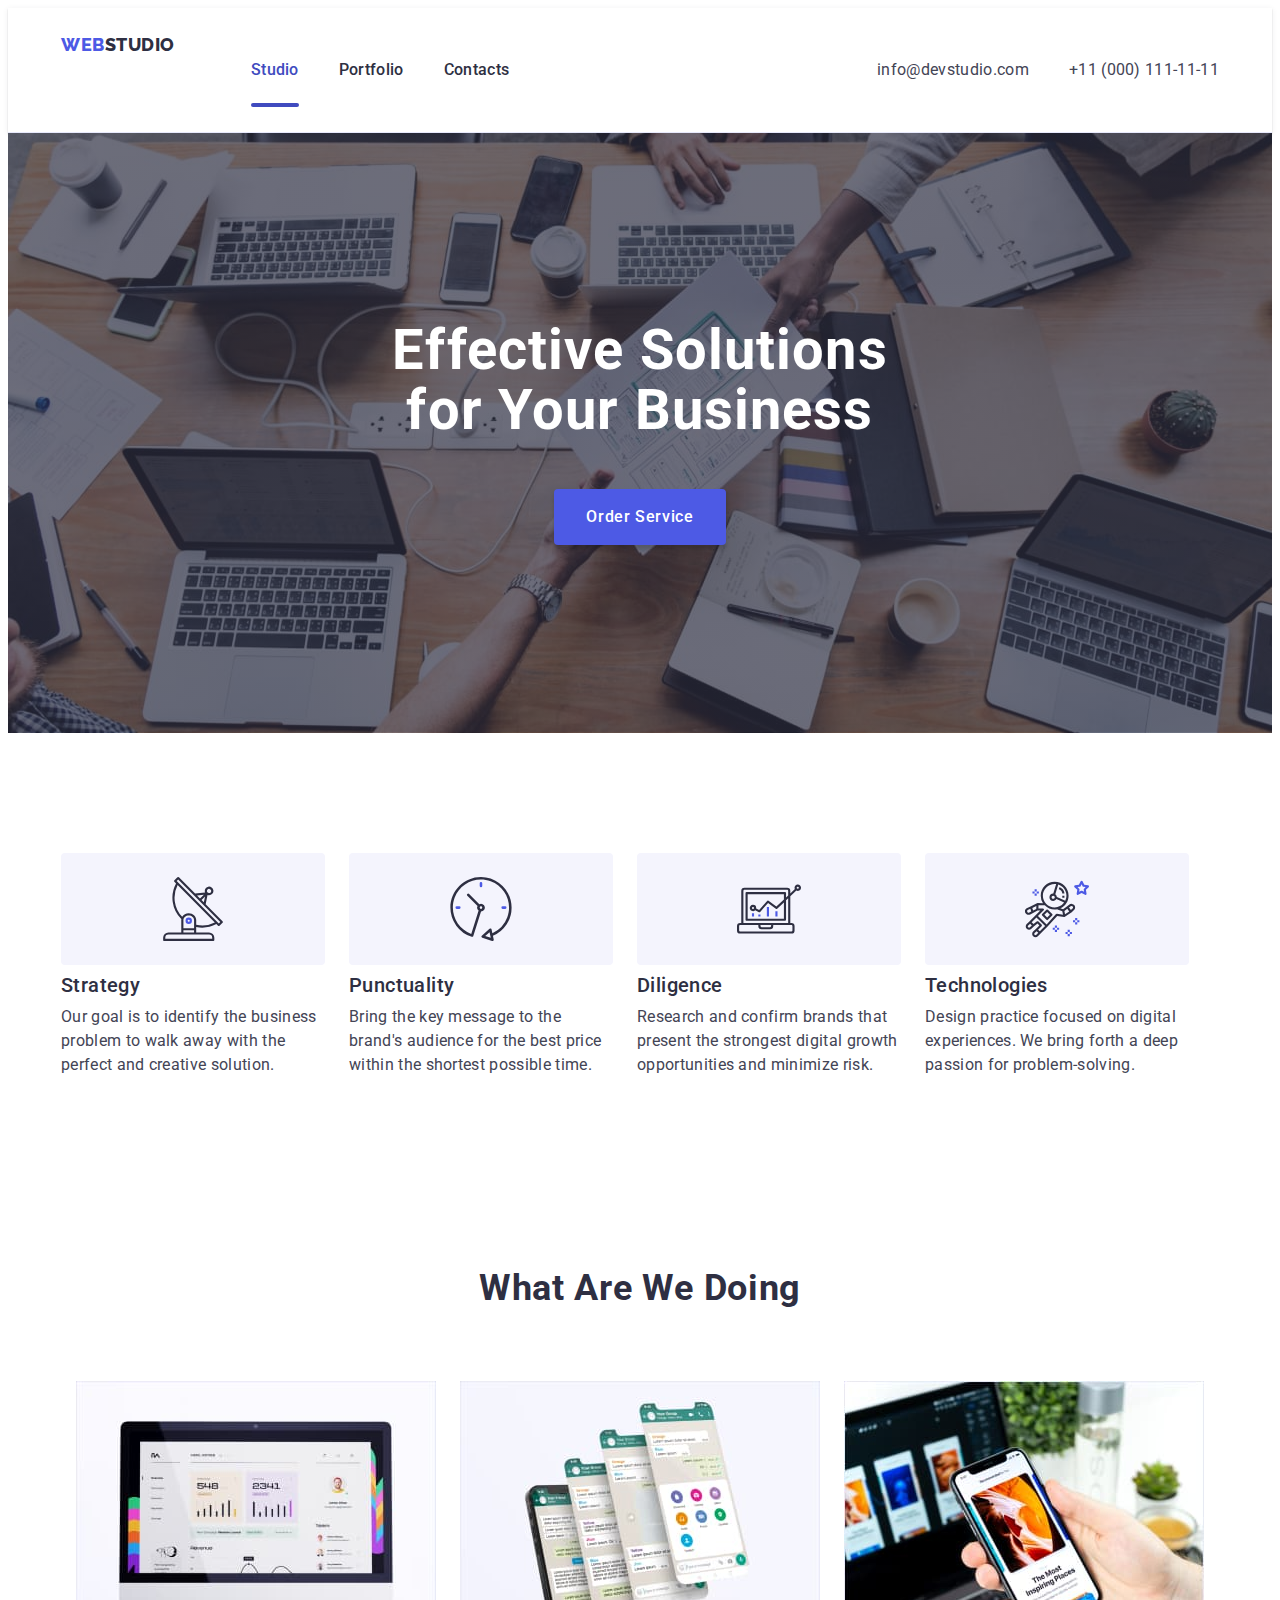
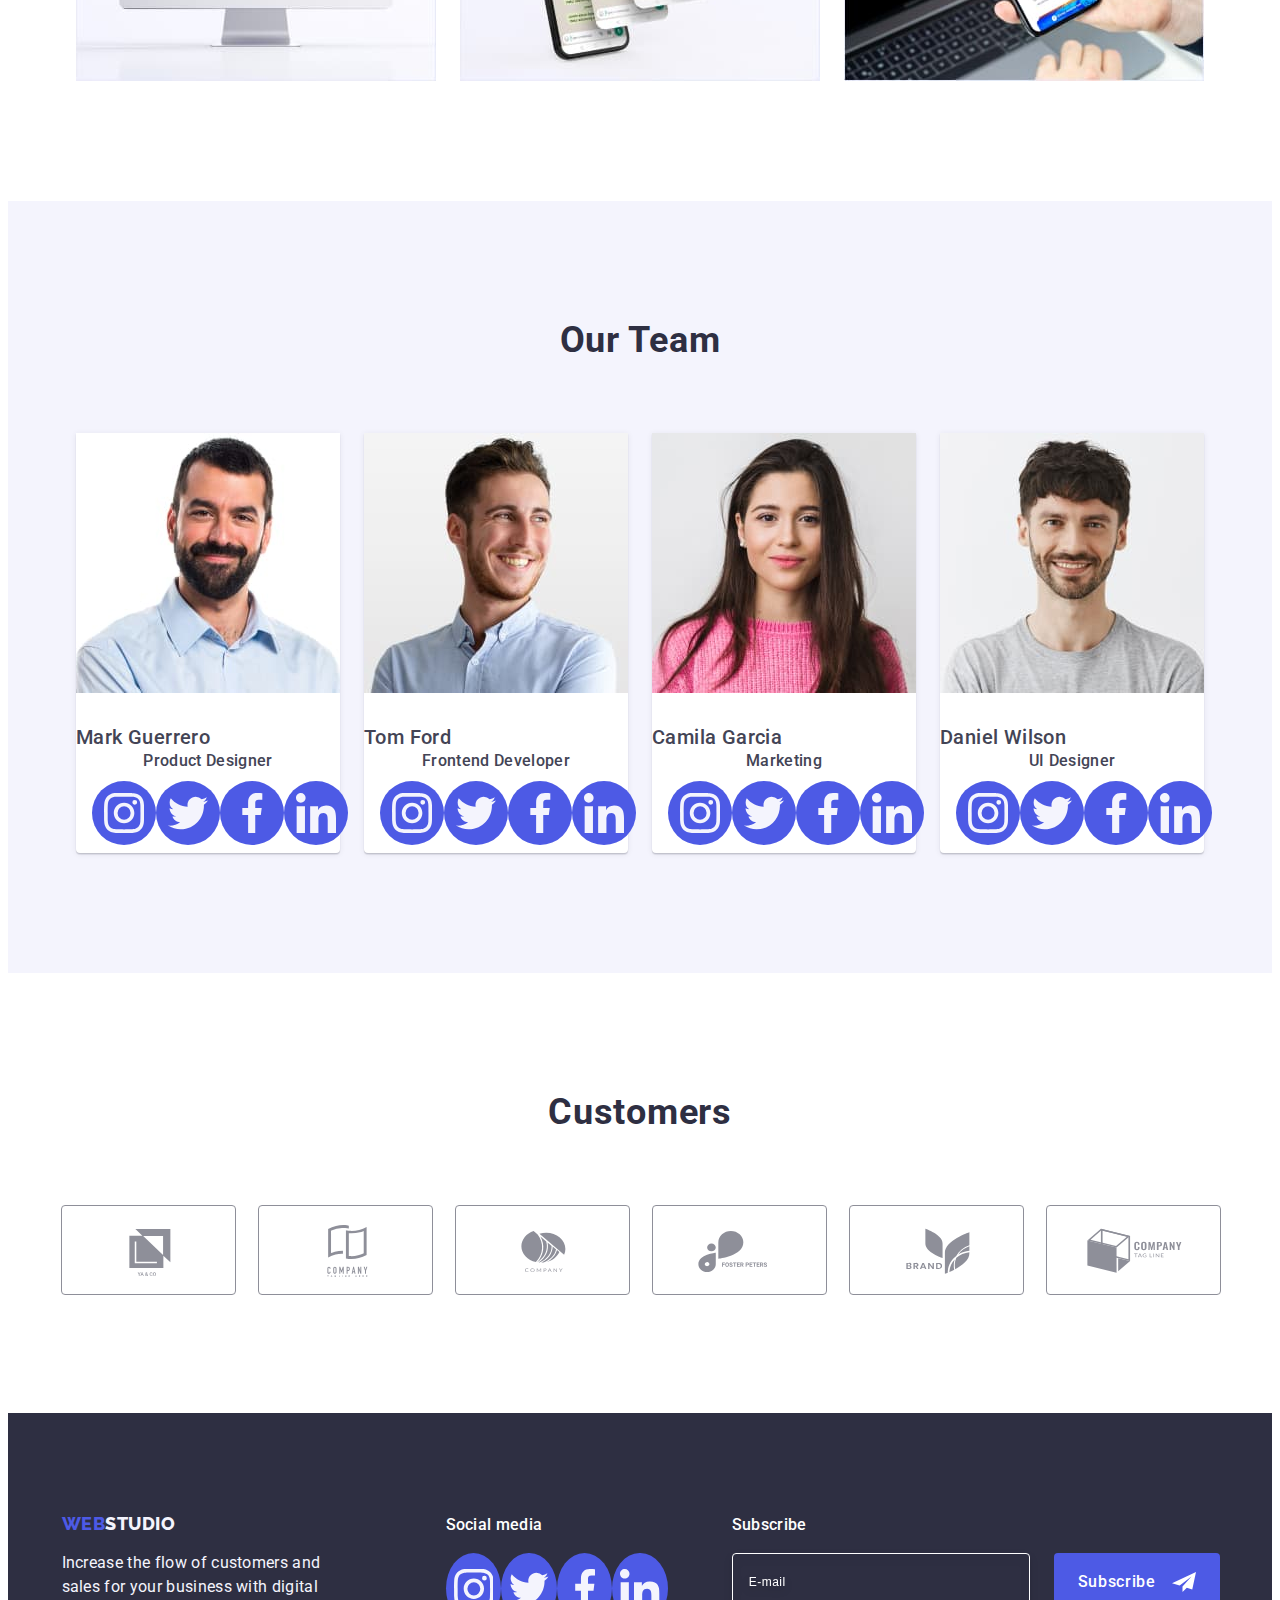
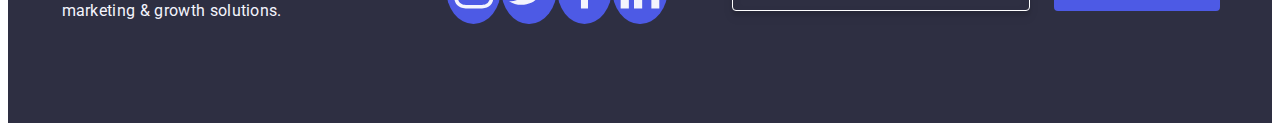
<file: index.html>
<!DOCTYPE html>
<html lang="en">
	<head>
		<meta charset="UTF-8" />
		<meta name="viewport" content="width=device-width, initial-scale=1.0" />
		<title>Studio</title>
		<link rel="preconnect" href="https://fonts.googleapis.com " />
		<link rel="preconnect" href="https://fonts.gstatic.com " crossorigin />
		<link
			href="https://fonts.googleapis.com/css2?family=Raleway:wght@800&family=Roboto:wght@400;500;700&display=swap "
			rel="stylesheet"
		/>
		<link
			rel="stylesheet"
			href="https://cdnjs.cloudflare.com/ajax/libs/modern-normalize/2.0.0/modern-normalize.min.css"
			integrity="sha512-4xo8blKMVCiXpTaLzQSLSw3KFOVPWhm/TRtuPVc4WG6kUgjH6J03IBuG7JZPkcWMxJ5huwaBpOpnwYElP/m6wg=="
			crossorigin="anonymous"
			referrerpolicy="no-referrer"
		/>
		<link rel="stylesheet" href="./css/styles.css" />
		<link rel="stylesheet" href="./css/media.css" />
	</head>
	<body>
		<header class="header">
			<div class="container header-position">
				<nav class="header-position">
					<a href="./index.html" class="link logo logo-header"
						>Web<span class="logo-first">Studio</span></a
					>
					<ul class="list">
						<li class="header-link-mg">
							<a
								href="./index.html"
								class="link header-link current"
								>Studio</a
							>
						</li>
						<li class="header-link-mg">
							<a href="./portfolio.html" class="link header-link"
								>Portfolio</a
							>
						</li>
						<li class="header-link-mg">
							<a href="" class="link header-link">Contacts</a>
						</li>
					</ul>
				</nav>
				<address class="contacts">
					<ul class="list">
						<li class="header-link-mt">
							<a
								href="mailto:info@devstudio.com"
								class="link header-link header-address"
								>info@devstudio.com</a
							>
						</li>
						<li class="header-link-mt">
							<a
								href="tel:+110001111111"
								class="link header-link header-address"
								>+11 (000) 111-11-11</a
							>
						</li>
					</ul>
				</address>
				<button
					class="btn-open"
					data-menu-open
					type="button"
					title="Open Menu"
				>
					<svg xmlns="http://www.w3.org/2000/svg" width="32" height="22" viewBox="0 0 32 22" fill="none">
  <g clip-path="url(#clip0_297053_2156)">
    <path d="M1.34766 20.0431H30.8861M1.34766 10.7354H30.8861M1.34766 1.42773H30.8861" stroke="#2E2F42" stroke-width="3" stroke-linecap="round" stroke-linejoin="round"/>
  </g>
  <defs>
    <clipPath id="clip0_297053_2156">
      <rect width="32" height="22" fill="white"/>
    </clipPath>
  </defs>
</svg>
				</button>
			</div>
			<div data-menu class="mob-menu is-hidden">
				<button
					class="close-btn"
					data-menu-close
					type="button"
					title="Close Menu"
				>
					<svg width="8" height="8" class="close">
						<use href="./images/icons.svg#close"></use>
					</svg>
				</button>
				<ul class="list list-mob-nav">
					<li class="header-link-mob">
						<a
							href="./index.html"
							class="link header-link-mob current"
							>Studio</a
						>
					</li>
					<li class="header-link-mob">
						<a href="./portfolio.html" class="link header-link-mob"
							>Portfolio</a
						>
					</li>
					<li class="header-link-mob">
						<a href="" class="link header-link-mob">Contacts</a>
					</li>
				</ul>
				<address class="contacts-mob">
					<ul class="list header-contacts-mob">
						<li>
							<a
								href="mailto:info@devstudio.com"
								class="link header-mob-mail"
								>info@devstudio.com</a
							>
						</li>
						<li>
							<a
								href="tel:+110001111111"
								class="link header-link-mobile current"
								>+11 (000) 111-11-11</a
							>
						</li>
					</ul>
					<ul class="list social-list-header">
						<li class="footer-li">
							<a
								href="https://www.instagram.com/"
								class="social-bc-footer"
							>
								<svg class="social-link" width="24" height="24">
									<use
										href="./images/icons.svg#icon-instagram"
									></use>
								</svg>
							</a>
						</li>
						<li class="footer-li">
							<a href="" class="social-bc-footer">
								<svg class="social-link" width="24" height="24">
									<use
										href="./images/icons.svg#icon-twitter"
									></use>
								</svg>
							</a>
						</li>
						<li class="footer-li">
							<a href="" class="social-bc-footer">
								<svg class="social-link" width="24" height="24">
									<use
										href="./images/icons.svg#icon-facebook"
									></use>
								</svg>
							</a>
						</li>
						<li class="footer-li">
							<a href="" class="social-bc-footer">
								<svg class="social-link" width="24" height="24">
									<use
										href="./images/icons.svg#icon-linkedin"
									></use>
								</svg>
							</a>
						</li>
					</ul>
				</address>
			</div>
		</header>
		<main>
			<section class="hero">
				<div class="container">
					<h1 class="hero-title">
						Effective Solutions for Your Business
					</h1>
					<button
						type="button"
						data-modal-open
						class="button button-main"
					>
						Order Service
					</button>
				</div>
			</section>
			<section class="advantages">
				<div class="container">
					<h2 class="visually-hidden">Advantages</h2>
					<ul class="list advantages-list">
						<li class="advantages-li">
							<div class="advantages-svg">
								<svg class="icon-adv" width="64" height="64">
									<use
										href="./images/icons.svg#icon-antenna"
									></use>
								</svg>
							</div>
							<h3 class="advantages-h">Strategy</h3>
							<p class="advantages-p">
								Our goal is to identify the business problem to
								walk away with the perfect and creative
								solution.
							</p>
						</li>
						<li class="advantages-li">
							<div class="advantages-svg">
								<svg class="icon-adv" width="64" height="64">
									<use
										href="./images/icons.svg#icon-clock"
									></use>
								</svg>
							</div>
							<h3 class="advantages-h">Punctuality</h3>
							<p class="advantages-p">
								Bring the key message to the brand's audience
								for the best price within the shortest possible
								time.
							</p>
						</li>
						<li class="advantages-li">
							<div class="advantages-svg">
								<svg class="icon-adv" width="64" height="64">
									<use
										href="./images/icons.svg#icon-diagram"
									></use>
								</svg>
							</div>
							<h3 class="advantages-h">Diligence</h3>
							<p class="advantages-p">
								Research and confirm brands that present the
								strongest digital growth opportunities and
								minimize risk.
							</p>
						</li>
						<li class="advantages-li">
							<div class="advantages-svg">
								<svg class="icon-adv" width="64" height="64">
									<use
										href="./images/icons.svg#icon-astronaut"
									></use>
								</svg>
							</div>
							<h3 class="advantages-h">Technologies</h3>
							<p class="advantages-p">
								Design practice focused on digital experiences.
								We bring forth a deep passion for
								problem-solving.
							</p>
						</li>
					</ul>
				</div>
			</section>
			<section class="doing">
				<div class="container">
					<h2 class="title">What are we doing</h2>
					<ul class="list">
						<li class="list-doing">
							<img srcset="
								./images/img1.jpg 1x,
								./images/img1@2x.jpg 2x"
								src="./images/img1.jpg" alt="Computer"
								width="360"/>
						</li>
						<li class="list-doing">
							<img srcset="
								./images/img2.jpg 1x,
								./images/img2@2x.jpg 2x"
								src="./images/img2.jpg" alt="Smartphone"
								width="360"/>
						</li>
						<li class="list-doing">
							<img srcset="
								./images/img3.jpg 1x,
								./images/img3@2x.jpg 2x" 
								src="./images/img3.jpg" alt="Smartphone in hand" 
								width="360"/>
						</li>
					</ul>
				</div>
			</section>
			<section class="team">
				<div class="container team-container">
					<h2 class="title">Our Team</h2>
					<ul class="list list-team">
						<li class="team-card">
							<img
								srcset="
									./images/person1.jpg    1x,
									./images/person1@2x.jpg 2x
								"
								src="./images/person1.jpg"
								alt="Mark Guerrero"
								width="264"
							/>
							<div class="team-information">
								<h3 class="team-name">Mark Guerrero</h3>
								<p class="team-front">Product Designer</p>
								<ul class="list social-list">
									<li class="social-li">
										<a
											href="https://www.instagram.com/"
											class="social-bc"
										>
											<svg
												class="social-link"
												width="16"
												height="16"
											>
												<use
													href="./images/icons.svg#icon-instagram"
												></use>
											</svg>
										</a>
									</li>
									<li class="social-li">
										<a
											href="https://www.twitter.com/"
											class="social-bc"
										>
											<svg
												class="social-link"
												width="16"
												height="16"
											>
												<use
													href="./images/icons.svg#icon-twitter"
												></use>
											</svg>
										</a>
									</li>
									<li class="social-li">
										<a
											href="https://www.facebook.com/"
											class="social-bc"
										>
											<svg
												class="social-link"
												width="16"
												height="16"
											>
												<use
													href="./images/icons.svg#icon-facebook"
												></use>
											</svg>
										</a>
									</li>
									<li class="social-li">
										<a
											href="https://www.linkedin.com/"
											class="social-bc"
										>
											<svg
												class="social-link"
												width="16"
												height="16"
											>
												<use
													href="./images/icons.svg#icon-linkedin"
												></use>
											</svg>
										</a>
									</li>
								</ul>
							</div>
						</li>
						<li class="team-card">
							<img
								srcset="
									./images/person2.jpg    1x,
									./images/person2@2x.jpg 2x
								"
								src="./images/person2.jpg"
								alt="Tom Ford"
								width="264"
							/>
							<div class="team-information">
								<h3 class="team-name">Tom Ford</h3>
								<p class="team-front">Frontend Developer</p>
								<ul class="list social-list">
									<li class="social-li">
										<a
											href="https://www.instagram.com/"
											class="social-bc"
										>
											<svg
												class="social-link"
												width="16"
												height="16"
											>
												<use
													href="./images/icons.svg#icon-instagram"
												></use>
											</svg>
										</a>
									</li>
									<li class="social-li">
										<a
											href="https://www.twitter.com/"
											class="social-bc"
										>
											<svg
												class="social-link"
												width="16"
												height="16"
											>
												<use
													href="./images/icons.svg#icon-twitter"
												></use>
											</svg>
										</a>
									</li>
									<li class="social-li">
										<a
											href="https://www.facebook.com/"
											class="social-bc"
										>
											<svg
												class="social-link"
												width="16"
												height="16"
											>
												<use
													href="./images/icons.svg#icon-facebook"
												></use>
											</svg>
										</a>
									</li>
									<li class="social-li">
										<a
											href="https://www.linkedin.com/"
											class="social-bc"
										>
											<svg
												class="social-link"
												width="16"
												height="16"
											>
												<use
													href="./images/icons.svg#icon-linkedin"
												></use>
											</svg>
										</a>
									</li>
								</ul>
							</div>
						</li>
						<li class="team-card">
							<img
								srcset="
									./images/person3.jpg    1x,
									./images/person3@2x.jpg 2x
								"
								src="./images/person3.jpg"
								alt="Camila Garcia"
								width="264"
							/>
							<div class="team-information">
								<h3 class="team-name">Camila Garcia</h3>
								<p class="team-front">Marketing</p>
								<ul class="list social-list">
									<li class="social-li">
										<a
											href="https://www.instagram.com/"
											class="social-bc"
										>
											<svg
												class="social-link"
												width="16"
												height="16"
											>
												<use
													href="./images/icons.svg#icon-instagram"
												></use>
											</svg>
										</a>
									</li>
									<li class="social-li">
										<a
											href="https://www.twitter.com/"
											class="social-bc"
										>
											<svg
												class="social-link"
												width="16"
												height="16"
											>
												<use
													href="./images/icons.svg#icon-twitter"
												></use>
											</svg>
										</a>
									</li>
									<li class="social-li">
										<a
											href="https://www.facebook.com/"
											class="social-bc"
										>
											<svg
												class="social-link"
												width="16"
												height="16"
											>
												<use
													href="./images/icons.svg#icon-facebook"
												></use>
											</svg>
										</a>
									</li>
									<li class="social-li">
										<a
											href="https://www.linkedin.com/"
											class="social-bc"
										>
											<svg
												class="social-link"
												width="16"
												height="16"
											>
												<use
													href="./images/icons.svg#icon-linkedin"
												></use>
											</svg>
										</a>
									</li>
								</ul>
							</div>
						</li>
						<li class="team-card">
							<img
								srcset="
									./images/person4.jpg    1x,
									./images/person4@2x.jpg 2x
								"
								src="./images/person4.jpg"
								alt="Daniel Wilson"
								width="264"
							/>
							<div class="team-information">
								<h3 class="team-name">Daniel Wilson</h3>
								<p class="team-front">UI Designer</p>
								<ul class="list social-list">
									<li class="social-li">
										<a
											href="https://www.instagram.com/"
											class="social-bc"
										>
											<svg
												class="social-link"
												width="16"
												height="16"
											>
												<use
													href="./images/icons.svg#icon-instagram"
												></use>
											</svg>
										</a>
									</li>
									<li class="social-li">
										<a
											href="https://www.twitter.com/"
											class="social-bc"
										>
											<svg
												class="social-link"
												width="16"
												height="16"
											>
												<use
													href="./images/icons.svg#icon-twitter"
												></use>
											</svg>
										</a>
									</li>
									<li class="social-li">
										<a
											href="https://www.facebook.com/"
											class="social-bc"
										>
											<svg
												class="social-link"
												width="16"
												height="16"
											>
												<use
													href="./images/icons.svg#icon-facebook"
												></use>
											</svg>
										</a>
									</li>
									<li class="social-li">
										<a
											href="https://www.linkedin.com/"
											class="social-bc"
										>
											<svg
												class="social-link"
												width="16"
												height="16"
											>
												<use
													href="./images/icons.svg#icon-linkedin"
												></use>
											</svg>
										</a>
									</li>
								</ul>
							</div>
						</li>
					</ul>
				</div>
			</section>
			<section class="customers">
				<div class="container">
					<h2 class="title">Customers</h2>
					<ul class="list customers-list">
						<li class="customers-li">
							<a href="" class="customers-logo"
								><svg class="icon-logo" width="104" height="56">
									<use
										href="./images/icons.svg#icon-Logo1"
									></use></svg></a>
						</li>
						<li class="customers-li">
							<a href="" class="customers-logo"
								><svg class="icon-logo" width="104" height="56">
									<use
										href="./images/icons.svg#icon-Logo2"
									></use></svg></a>
						</li>
						<li class="customers-li">
							<a href="" class="customers-logo"
								><svg class="icon-logo" width="104" height="56">
									<use
										href="./images/icons.svg#icon-Logo3"
									></use></svg></a>
						</li>
						<li class="customers-li">
							<a href="" class="customers-logo"
								><svg class="icon-logo" width="104" height="56">
									<use
										href="./images/icons.svg#icon-Logo4"
									></use></svg></a>
						</li>
						<li class="customers-li">
							<a href="" class="customers-logo"
								><svg class="icon-logo" width="104" height="56">
									<use
										href="./images/icons.svg#icon-Logo5"
									></use></svg></a>
						</li>
						<li class="customers-li">
							<a href="" class="customers-logo"
								><svg class="icon-logo" width="104" height="56">
									<use
										href="./images/icons.svg#icon-Logo6"
									></use></svg></a>
						</li>
					</ul>
				</div>
			</section>
		</main>
		<footer class="footer">
			<div class="container footer-content">
				<div class="footer-info">
					<a href="./index.html" class="link logo logo-footer"
						>Web<span class="logo-second">Studio</span></a
					>
					<p class="footer-p">
						Increase the flow of customers and sales for your
						business with digital marketing & growth solutions.
					</p>
				</div>
				<div>
					<p class="sosial-title">Social media</p>
					<ul class="list social-list-footer">
						<li class="footer-li">
							<a
								href="https://www.instagram.com/"
								class="social-bc-footer"
							>
								<svg class="social-link" width="24" height="24">
									<use
										href="./images/icons.svg#icon-instagram"
									></use>
								</svg>
							</a>
						</li>
						<li class="footer-li">
							<a href="" class="social-bc-footer">
								<svg class="social-link" width="24" height="24">
									<use
										href="./images/icons.svg#icon-twitter"
									></use>
								</svg>
							</a>
						</li>
						<li class="footer-li">
							<a href="" class="social-bc-footer">
								<svg class="social-link" width="24" height="24">
									<use
										href="./images/icons.svg#icon-facebook"
									></use>
								</svg>
							</a>
						</li>
						<li class="footer-li">
							<a href="" class="social-bc-footer">
								<svg class="social-link" width="24" height="24">
									<use
										href="./images/icons.svg#icon-linkedin"
									></use>
								</svg>
							</a>
						</li>
					</ul>
				</div>
				<div class="footer-form">
					<p class="footer-warning">Subscribe</p>
					<form action="./" class="subscribe">
						<label for="email" class="label-footer">
							<input
								class="input-footer"
								type="email"
								name="email"
								id="email"
								placeholder="E-mail"
							/>
						</label>
						<button type="submit" class="button submit-footer">
							Subscribe
							<svg width="24" height="24" class="telegram">
								<use
									href="./images/icons.svg#icon-telegram"
								></use>
							</svg>
						</button>
					</form>
				</div>
			</div>
		</footer>
		<div data-modal class="data-modal is-hidden">
			<div class="modal-window">
				<button class="btn-modal" data-modal-close type="button">
					<svg width="8" height="8" class="close">
						<use href="./images/icons.svg#close"></use>
					</svg>
				</button>
				<p class="form-p">
					<strong
						>Leave your contacts and we will call you back</strong
					>
				</p>
				<form action="/" class="modal-form">
					<div class="form-inputs">
						<label class="label" for="user-name">Name</label>
						<div class="form-input">
							<input
								class="input"
								type="text"
								name="user-name"
								id="user-name"
							/>
							<svg class="icons-form" width="18" height="24">
								<use
									href="./images/icons.svg#icon-person"
								></use>
							</svg>
						</div>
					</div>
					<div class="form-inputs">
						<label class="label" for="tel">Phone</label>
						<div class="form-input">
							<input
								class="input"
								type="tel"
								name="tel"
								id="tel"
							/>
							<svg class="icons-form" width="18" height="24">
								<use href="./images/icons.svg#icon-phone"></use>
							</svg>
						</div>
					</div>
					<div class="form-inputs">
						<label class="label" for="mail">Email</label>
						<div class="form-input">
							<input
								class="input"
								type="email"
								name="mail"
								id="mail"
							/>
							<svg class="icons-form" width="18" height="24">
								<use href="./images/icons.svg#icon-email"></use>
							</svg>
						</div>
					</div>
					<div class="form-comment">
						<label class="label" for="user-comment">Comment</label><textarea
							class="input-comment"
							name="user-comment"
							id="user-comment"
							placeholder="Text input"></textarea>
					</div>
					<div class="form-input-checkbox">
						<input
							class="visually-hidden"
							type="checkbox"
							name="user-privacy"
							id="user-privacy"
							value="true"
						/>
						<label class="privacy" for="user-privacy">
							<span class="custom-input-checkbox"
								><svg width="10" height="8">
									<use
										href="./images/icons.svg#icon-click"
									></use></svg></span
							>I accept the terms and conditions of the
							<a href="#" class="privacy-policy"
								>Privacy Policy</a
							>
						</label>
					</div>
					<button class="send-btn button" type="submit">Send</button>
				</form>
			</div>
		</div>
		<script src="./js/modal.js"></script>
		<script src="./js/mobile-menu.js"></script>
	</body>
</html>
</file>
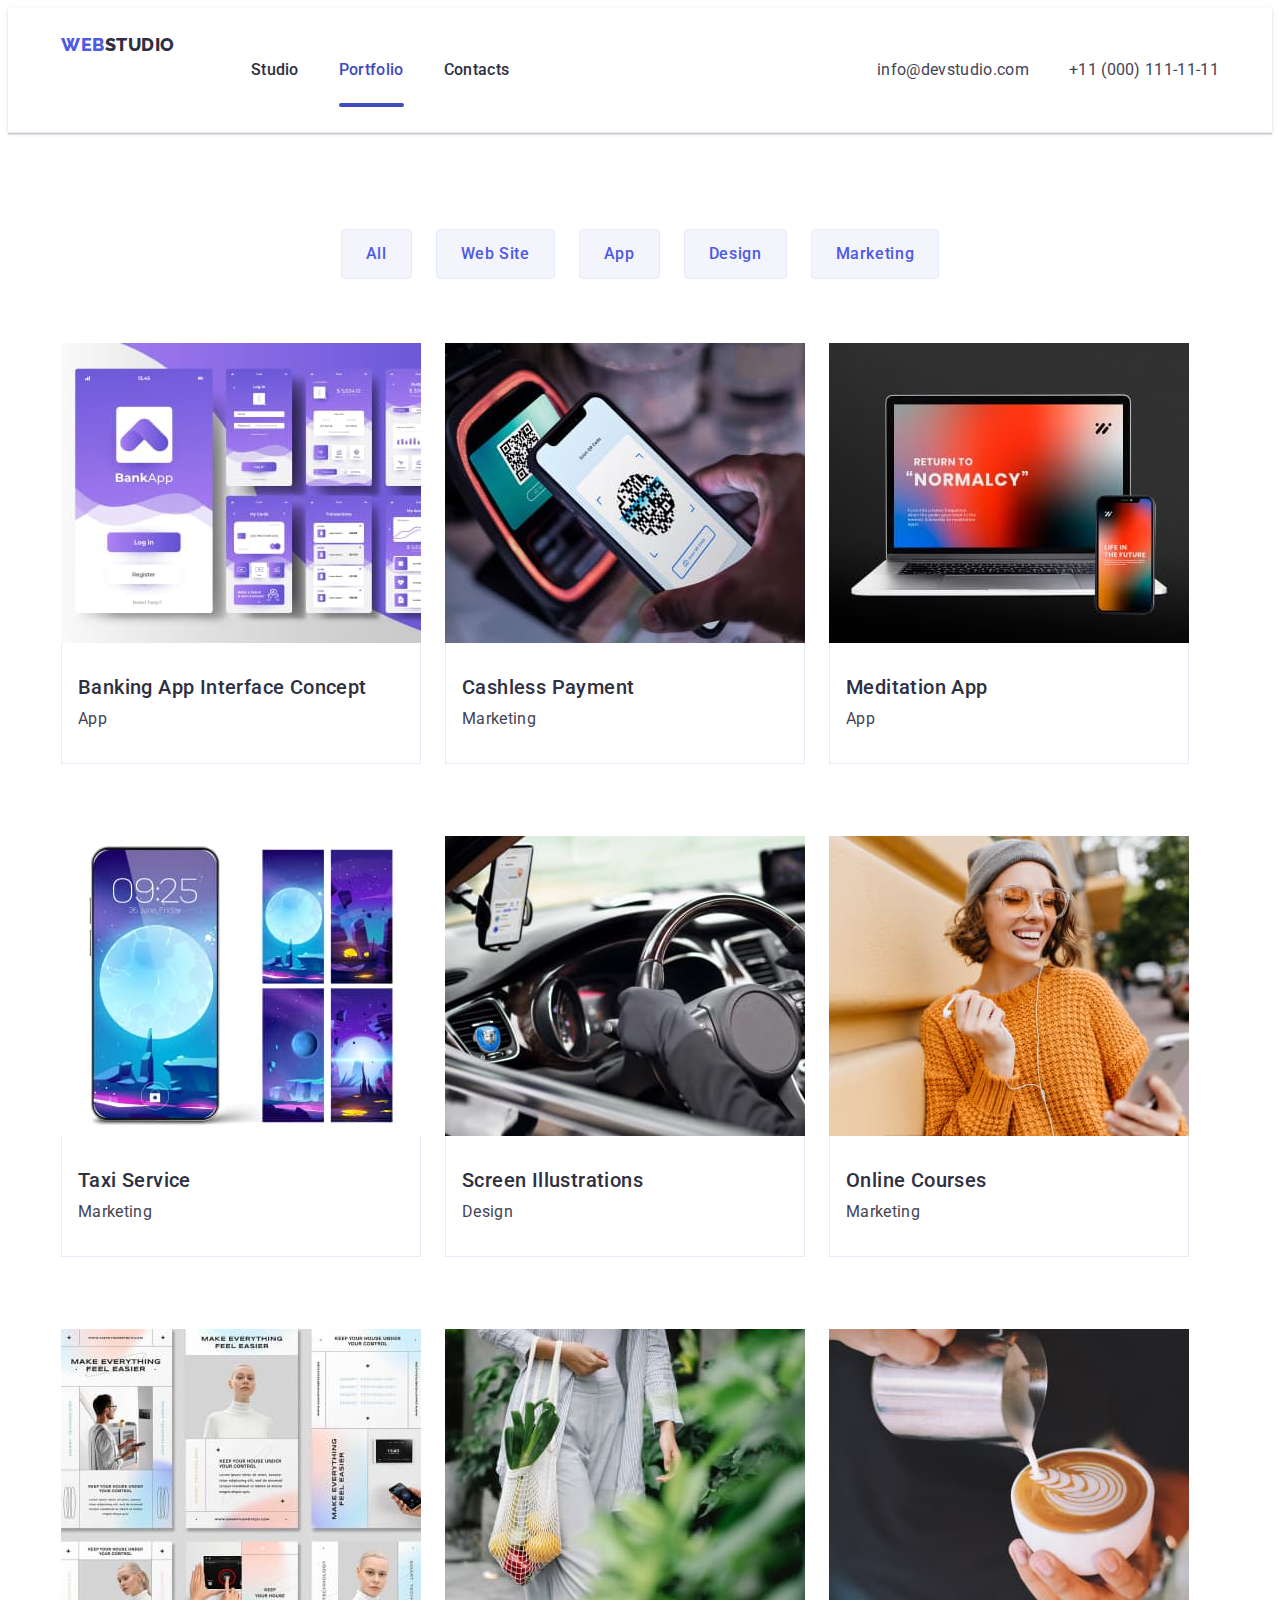
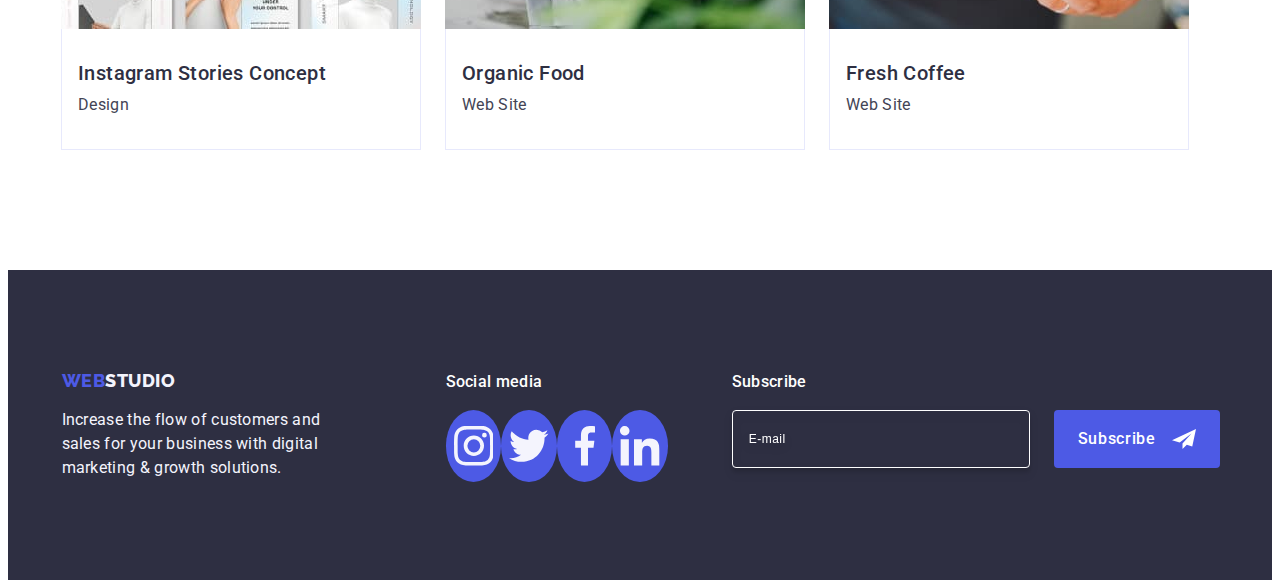
<file: portfolio.html>
<!DOCTYPE html>
<html lang="en">
<head>
    <meta charset="UTF-8">
    <meta name="viewport" content="width=device-width, initial-scale=1.0">
    <link rel="preconnect" href="https://fonts.googleapis.com ">
    <link rel="preconnect" href="https://fonts.gstatic.com " crossorigin>
    <link href="https://fonts.googleapis.com/css2?family=Raleway:wght@800&family=Roboto:wght@400;500;700&display=swap " rel="stylesheet">
    <title>Portfolio</title>
    <link rel="stylesheet" href="https://cdnjs.cloudflare.com/ajax/libs/modern-normalize/2.0.0/modern-normalize.min.css" integrity="sha512-4xo8blKMVCiXpTaLzQSLSw3KFOVPWhm/TRtuPVc4WG6kUgjH6J03IBuG7JZPkcWMxJ5huwaBpOpnwYElP/m6wg==" crossorigin="anonymous" referrerpolicy="no-referrer" />
    <link rel="stylesheet" href="./css/styles.css" />
    <link rel="stylesheet" href="./css/media.css" />
</head>
<body>
    <header class="header">
			<div class="container header-position">
				<nav class="header-position">
					<a href="./index.html" class="link logo logo-header"
						>Web<span class="logo-first">Studio</span></a
					>
					<ul class="list">
						<li class="header-link-mg">
							<a
								href="./index.html"
								class="link header-link"
								>Studio</a
							>
						</li>
						<li class="header-link-mg">
							<a href="./portfolio.html" class="link header-link current"
								>Portfolio</a
							>
						</li>
						<li class="header-link-mg">
							<a href="" class="link header-link">Contacts</a>
						</li>
					</ul>
				</nav>
				<address class="contacts">
					<ul class="list">
						<li class="header-link-mt">
							<a
								href="mailto:info@devstudio.com"
								class="link header-link header-address"
								>info@devstudio.com</a
							>
						</li>
						<li class="header-link-mt">
							<a
								href="tel:+110001111111"
								class="link header-link header-address"
								>+11 (000) 111-11-11</a
							>
						</li>
					</ul>
				</address>
				<button
					class="btn-open"
					data-menu-open
					type="button"
					title="Open Menu"
				>
					<svg xmlns="http://www.w3.org/2000/svg" width="32" height="22" viewBox="0 0 32 22" fill="none">
  <g clip-path="url(#clip0_297053_2156)">
    <path d="M1.34766 20.0431H30.8861M1.34766 10.7354H30.8861M1.34766 1.42773H30.8861" stroke="#2E2F42" stroke-width="3" stroke-linecap="round" stroke-linejoin="round"/>
  </g>
  <defs>
    <clipPath id="clip0_297053_2156">
      <rect width="32" height="22" fill="white"/>
    </clipPath>
  </defs>
</svg>
				</button>
			</div>
			<div data-menu class="mob-menu is-hidden">
				<button
					class="close-btn"
					data-menu-close
					type="button"
					title="Close Menu"
				>
					<svg width="8" height="8" class="close">
						<use href="./images/icons.svg#close"></use>
					</svg>
				</button>
				<ul class="list list-mob-nav">
					<li class="header-link-mob">
						<a
							href="./index.html"
							class="link header-link-mob"
							>Studio</a
						>
					</li>
					<li class="header-link-mob">
						<a href="./portfolio.html" class="link header-link-mob current"
							>Portfolio</a
						>
					</li>
					<li class="header-link-mob">
						<a href="" class="link header-link-mob">Contacts</a>
					</li>
				</ul>
				<address class="contacts-mob">
					<ul class="list header-contacts-mob">
						<li>
							<a
								href="mailto:info@devstudio.com"
								class="link header-mob-mail"
								>info@devstudio.com</a
							>
						</li>
						<li>
							<a
								href="tel:+110001111111"
								class="link header-link-mobile current"
								>+11 (000) 111-11-11</a
							>
						</li>
					</ul>
					<ul class="list social-list-header">
						<li class="footer-li">
							<a
								href="https://www.instagram.com/"
								class="social-bc-footer"
							>
								<svg class="social-link" width="24" height="24">
									<use
										href="./images/icons.svg#icon-instagram"
									></use>
								</svg>
							</a>
						</li>
						<li class="footer-li">
							<a href="" class="social-bc-footer">
								<svg class="social-link" width="24" height="24">
									<use
										href="./images/icons.svg#icon-twitter"
									></use>
								</svg>
							</a>
						</li>
						<li class="footer-li">
							<a href="" class="social-bc-footer">
								<svg class="social-link" width="24" height="24">
									<use
										href="./images/icons.svg#icon-facebook"
									></use>
								</svg>
							</a>
						</li>
						<li class="footer-li">
							<a href="" class="social-bc-footer">
								<svg class="social-link" width="24" height="24">
									<use
										href="./images/icons.svg#icon-linkedin"
									></use>
								</svg>
							</a>
						</li>
					</ul>
				</address>
			</div>
		</header>
    <main>
        <section class="portfolio">
            <div class="container">
            <h1 class="visually-hidden">Portfolio</h1>
            <div class="button-container"><ul class="list portfolio-list">
                <li class="button-portfolio-li"><button type="button" class="button button-portfolio">All</button></li>
                <li class="button-portfolio-li"><button type="button" class="button button-portfolio">Web Site</button></li>
                <li class="button-portfolio-li"><button type="button" class="button button-portfolio">App</button></li>
                <li class="button-portfolio-li"><button type="button" class="button button-portfolio">Design</button></li>
                <li class="button-portfolio-li"><button type="button" class="button button-portfolio">Marketing</button></li>
            </ul></div>
            <ul class="list portfolio-list-card">
                <li class="portfolio-card">
                    <a href="" class="link portfolio-card-a">
                        <div class="position-card">
                            <picture>
                                <source
                                media="(min-width: 1158px)"
                                srcset="
                                ./images/content1_desktop.jpg 1x,
                                ./images/content1_desktop@2x.jpg 2x"
                                >
                                <source
                                media="(min-width: 768px)"
                                srcset="
                                ./images/content1_tablet.jpg 1x,
                                ./images/content1_tablet@2x.jpg 2x"
                                > 
                                <source 
                                media="(min-width: 320px)"
                                srcset="
                                ./images/content1_smartphone.jpg 1x,
                                ./images/content1_smartphone@2x.jpg 2x"
                                >
                                <img 
                                src="./images/content1.jpg" 
                                alt="Forms" 
                                >
                            </picture>
                        <p class="overlay">14 Stylish and User-Friendly App Design Concepts · Task Manager App · Calorie Tracker App · Exotic Fruit Ecommerce App · Cloud Storage App</p>
                        </div>
                        <div class="card-portfolio-info"><h2 class="card-h">Banking App Interface Concept</h2>
                        <p class="card-p">App</p></div>
                    </a>
                </li>
                <li class="portfolio-card">
                    <a href="" class="link portfolio-card-a">
                        <div class="position-card">
                            <picture>
                                <source
                                media="(min-width: 1158px)"
                                srcset="
                                ./images/content2_desktop.jpg 1x,
                                ./images/content2_desktop@2x.jpg 2x"
                                >
                                <source
                                media="(min-width: 768px)"
                                srcset="
                                ./images/content2_tablet.jpg 1x,
                                ./images/content2_tablet@2x.jpg 2x"
                                > 
                                <source 
                                media="(min-width: 320px)"
                                srcset="
                                ./images/content2_smartphone.jpg 1x,
                                ./images/content2_smartphone@2x.jpg 2x"
                                >
                                <img 
                                src="./images/content2.jpg" 
                                alt="Smartfone" 
                                >
                            </picture>
                        <p class="overlay">14 Stylish and User-Friendly App Design Concepts · Task Manager App · Calorie Tracker App · Exotic Fruit Ecommerce App · Cloud Storage App</p>
                        </div>
                    <div class="card-portfolio-info"><h2 class="card-h">Cashless Payment</h2>
                        <p class="card-p">Marketing</p></div>
                    </a>
                </li>
                <li class="portfolio-card">
                    <a href="" class="link portfolio-card-a">
                        <div class="position-card">
                            <picture>
                                <source
                                media="(min-width: 1158px)"
                                srcset="
                                ./images/content3_desktop.jpg 1x,
                                ./images/content3_desktop@2x.jpg 2x"
                                >
                                <source
                                media="(min-width: 768px)"
                                srcset="
                                ./images/content3_tablet.jpg 1x,
                                ./images/content3_tablet@2x.jpg 2x"
                                > 
                                <source 
                                media="(min-width: 320px)"
                                srcset="
                                ./images/content3_smartphone.jpg 1x,
                                ./images/content3_smartphone@2x.jpg 2x"
                                >
                                <img 
                                src="./images/content3.jpg" 
                                alt="Computer" 
                                >
                            </picture>
                        <p class="overlay">14 Stylish and User-Friendly App Design Concepts · Task Manager App · Calorie Tracker App · Exotic Fruit Ecommerce App · Cloud Storage App</p>
                        </div>
                        <div class="card-portfolio-info"><h2 class="card-h">Meditation App</h2>
                        <p class="card-p">App</p></div>
                    </a>
                </li>
                <li class="portfolio-card">
                    <a href="" class="link portfolio-card-a">
                        <div class="position-card">
                            <picture>
                                <source
                                media="(min-width: 1158px)"
                                srcset="
                                ./images/content4_desktop.jpg 1x,
                                ./images/content4_desktop@2x.jpg 2x"
                                >
                                <source
                                media="(min-width: 768px)"
                                srcset="
                                ./images/content4_tablet.jpg 1x,
                                ./images/content4_tablet@2x.jpg 2x"
                                > 
                                <source 
                                media="(min-width: 320px)"
                                srcset="
                                ./images/content4_smartphone.jpg 1x,
                                ./images/content4_smartphone@2x.jpg 2x"
                                >
                                <img 
                                src="./images/content4.jpg" 
                                alt="Shortest Wheel" 
                                >
                            </picture>
                        <p class="overlay">14 Stylish and User-Friendly App Design Concepts · Task Manager App · Calorie Tracker App · Exotic Fruit Ecommerce App · Cloud Storage App</p>
                        </div>
                        <div class="card-portfolio-info"><h2 class="card-h">Taxi Service</h2>
                        <p class="card-p">Marketing</p></div>
                    </a>
                </li>
                <li class="portfolio-card">
                    <a href="" class="link portfolio-card-a">
                        <div class="position-card">
                            <picture>
                                <source
                                media="(min-width: 1158px)"
                                srcset="
                                ./images/content5_desktop.jpg 1x,
                                ./images/content5_desktop@2x.jpg 2x"
                                >
                                <source
                                media="(min-width: 768px)"
                                srcset="
                                ./images/content5_tablet.jpg 1x,
                                ./images/content5_tablet@2x.jpg 2x"
                                > 
                                <source 
                                media="(min-width: 320px)"
                                srcset="
                                ./images/content5_smartphone.jpg 1x,
                                ./images/content5_smartphone@2x.jpg 2x"
                                >
                                <img 
                                src="./images/content5.jpg" 
                                alt="Screen Illustrations" 
                                >
                            </picture>
                        <p class="overlay">14 Stylish and User-Friendly App Design Concepts · Task Manager App · Calorie Tracker App · Exotic Fruit Ecommerce App · Cloud Storage App</p>
                        </div>
                        <div class="card-portfolio-info"><h2 class="card-h">Screen Illustrations</h2>
                        <p class="card-p">Design</p></div>
                    </a>
                </li>
                <li class="portfolio-card">
                    <a href="" class="link portfolio-card-a">
                        <div class="position-card">
                            <picture>
                                <source
                                media="(min-width: 1158px)"
                                srcset="
                                ./images/content6_desktop.jpg 1x,
                                ./images/content6_desktop@2x.jpg 2x"
                                >
                                <source
                                media="(min-width: 768px)"
                                srcset="
                                ./images/content6_tablet.jpg 1x,
                                ./images/content6_tablet@2x.jpg 2x"
                                > 
                                <source 
                                media="(min-width: 320px)"
                                srcset="
                                ./images/content6_smartphone.jpg 1x,
                                ./images/content6_smartphone@2x.jpg 2x"
                                >
                                <img 
                                src="./images/content6.jpg" 
                                alt="Girl" 
                                >
                            </picture>
                        <p class="overlay">14 Stylish and User-Friendly App Design Concepts · Task Manager App · Calorie Tracker App · Exotic Fruit Ecommerce App · Cloud Storage App</p></div>
                        <div class="card-portfolio-info"><h2 class="card-h">Online Courses</h2>
                        <p class="card-p">Marketing</p></div>
                    </a>
                </li>
                <li class="portfolio-card">
                    <a href="" class="link portfolio-card-a">
                        <div class="position-card">
                            <picture>
                                <source
                                media="(min-width: 1158px)"
                                srcset="
                                ./images/content7_desktop.jpg 1x,
                                ./images/content7_desktop@2x.jpg 2x"
                                >
                                <source
                                media="(min-width: 768px)"
                                srcset="
                                ./images/content7_tablet.jpg 1x,
                                ./images/content7_tablet@2x.jpg 2x"
                                > 
                                <source 
                                media="(min-width: 320px)"
                                srcset="
                                ./images/content7_smartphone.jpg 1x,
                                ./images/content7_smartphone@2x.jpg 2x"
                                >
                                <img 
                                src="./images/content7.jpg" 
                                alt="Makets" 
                                >
                            </picture>
                        <p class="overlay">14 Stylish and User-Friendly App Design Concepts · Task Manager App · Calorie Tracker App · Exotic Fruit Ecommerce App · Cloud Storage App</p></div>
                        <div class="card-portfolio-info"><h2 class="card-h">Instagram Stories Concept</h2>
                        <p class="card-p">Design</p></div>
                    </a>
                </li>
                <li class="portfolio-card">
                    <a href="" class="link portfolio-card-a">
                        <div class="position-card">
                            <picture>
                                <source
                                media="(min-width: 1158px)"
                                srcset="
                                ./images/content8_desktop.jpg 1x,
                                ./images/content8_desktop@2x.jpg 2x"
                                >
                                <source
                                media="(min-width: 768px)"
                                srcset="
                                ./images/content8_tablet.jpg 1x,
                                ./images/content8_tablet@2x.jpg 2x"
                                > 
                                <source 
                                media="(min-width: 320px)"
                                srcset="
                                ./images/content8_smartphone.jpg 1x,
                                ./images/content8_smartphone@2x.jpg 2x"
                                >
                                <img 
                                src="./images/content8.jpg" 
                                alt="Food" 
                                >
                            </picture>
                        <p class="overlay">14 Stylish and User-Friendly App Design Concepts · Task Manager App · Calorie Tracker App · Exotic Fruit Ecommerce App · Cloud Storage App</p></div>
                        <div class="card-portfolio-info"><h2 class="card-h">Organic Food</h2>
                        <p class="card-p">Web Site</p></div>
                    </a>
                </li>
                <li class="portfolio-card">
                    <a href="" class="link portfolio-card-a">
                        <div class="position-card"><picture>
                                <source
                                media="(min-width: 1158px)"
                                srcset="
                                ./images/content9_desktop.jpg 1x,
                                ./images/content9_desktop@2x.jpg 2x"
                                >
                                <source
                                media="(min-width: 768px)"
                                srcset="
                                ./images/content9_tablet.jpg 1x,
                                ./images/content9_tablet@2x.jpg 2x"
                                > 
                                <source 
                                media="(min-width: 320px)"
                                srcset="
                                ./images/content9_smartphone.jpg 1x,
                                ./images/content9_smartphone@2x.jpg 2x"
                                >
                                <img 
                                src="./images/content9.jpg" 
                                alt="Coffee" 
                                >
                        <p class="overlay">14 Stylish and User-Friendly App Design Concepts · Task Manager App · Calorie Tracker App · Exotic Fruit Ecommerce App · Cloud Storage App</p></div>
                        <div class="card-portfolio-info"><h2 class="card-h">Fresh Coffee</h2>
                        <p class="card-p">Web Site</p></div>
                    </a>
                </li>
            </ul>
            </div>
        </section>
    </main>
  	<footer class="footer">
			<div class="container footer-content">
				<div class="footer-info">
					<a href="./index.html" class="link logo logo-footer"
						>Web<span class="logo-second">Studio</span></a
					>
					<p class="footer-p">
						Increase the flow of customers and sales for your
						business with digital marketing & growth solutions.
					</p>
				</div>
				<div>
					<p class="sosial-title">Social media</p>
					<ul class="list social-list-footer">
						<li class="footer-li">
							<a
								href="https://www.instagram.com/"
								class="social-bc-footer"
							>
								<svg class="social-link" width="24" height="24">
									<use
										href="./images/icons.svg#icon-instagram"
									></use>
								</svg>
							</a>
						</li>
						<li class="footer-li">
							<a href="" class="social-bc-footer">
								<svg class="social-link" width="24" height="24">
									<use
										href="./images/icons.svg#icon-twitter"
									></use>
								</svg>
							</a>
						</li>
						<li class="footer-li">
							<a href="" class="social-bc-footer">
								<svg class="social-link" width="24" height="24">
									<use
										href="./images/icons.svg#icon-facebook"
									></use>
								</svg>
							</a>
						</li>
						<li class="footer-li">
							<a href="" class="social-bc-footer">
								<svg class="social-link" width="24" height="24">
									<use
										href="./images/icons.svg#icon-linkedin"
									></use>
								</svg>
							</a>
						</li>
					</ul>
				</div>
				<div class="footer-form">
					<p class="footer-warning">Subscribe</p>
					<form action="./" class="subscribe">
						<label for="email" class="label-footer">
							<input
								class="input-footer"
								type="email"
								name="email"
								id="email"
								placeholder="E-mail"
							/>
						</label>
						<button type="submit" class="button submit-footer">
							Subscribe
							<svg width="24" height="24" class="telegram">
								<use
									href="./images/icons.svg#icon-telegram"
								></use>
							</svg>
						</button>
					</form>
				</div>
			</div>
		</footer>
    <script src="./js/mobile-menu.js"></script>
</body>
</html>
</file>
<file: css/styles.css>
/* Глобальні стилі */

:root {
    --main-font: 'Roboto', sans-serif;
    --second-font: 'Raleway', sans-serif;
    --black: #000000;
    --navyblue: #2E2F42;
    --light-slate: rgba(142, 143, 153, 1);
    --slate: #434455;
    --white: #FFF;
    --green-blue: #31d0aa;
    --iris: #4D5AE5;
    --ocean: #404BBF;
    --cloud: #F4F4FD;
    --cornflower: #E7E9FC;
    --modal: #fcfcfc;
    --navyblue-modal: rgba(46, 47, 66, 0.4);
    --cubic: cubic-bezier(0.4, 0, 0.2, 1);
}

body {
    font-family: var(--main-font);
    background-color: var(--white);
    color: var(--slate);
}

h1,
h2,
h3,
h4,
h5,
h6,
p {
    margin-top: 0;
    margin-bottom: 0;
}

ul,
ol {
    margin-top: 0;
    margin-bottom: 0;
    padding-left: 0;
}

img {
    display: block;
}

a {
    display: inline-block;
}

.link {
    transition: color 250ms var(--cubic);
    text-decoration: none;
    color: inherit;
}

.link:hover,
.link:focus {
    color: var(--ocean);
}

.list {
    display: flex;
    list-style: none;
}

.button {
    transition: background-color 250ms var(--cubic);
    border: none;
    display: block;
    font-family: var(--main-font);
    font-size: 16px;
    font-style: normal;
    font-weight: 500;
    line-height: 1.5;
    letter-spacing: 0.04em;
    cursor: pointer;
}

.button:hover,
.button:focus {
    background-color: var(--ocean);
    color: var(--white);
}


.logo {
    color: var(--iris);
    font-family: var(--second-font);
    font-weight: 800;
    font-size: 18px;
    line-height: 1.17;
    letter-spacing: 0.03em;
    text-transform: uppercase;
}

.logo:hover,
.logo:focus {
    color: var(--iris);
}

.title {
    margin-bottom: 72px;
    color: var(--navyblue);
    text-align: center;
    font-size: 36px;
    line-height: 1.11;
    letter-spacing: 0.02em;
    text-transform: capitalize;
}

.container {
    max-width: 428px;
    padding-left: 16px;
    padding-right: 16px;
    margin: 0 auto;
}

.visually-hidden {
    position: absolute;
    width: 1px;
    height: 1px;
    margin: -1px;
    border: 0;
    padding: 0;
    white-space: nowrap;
    clip-path: inset(100%);
    clip: rect(0 0 0 0);
    overflow: hidden;
}

/*Header*/

.logo-header{
    height: 72px;
    padding: 26px 0;
}

.btn-open{
    display: block;
    background-color: transparent;
    padding: 0;
    border: none;
    cursor: pointer;
    width: 32px;
    height: 22px;
    display: flex;
    align-items: center;
    justify-content: center;
    color: var(--navyblue);
    transition: background-color 250ms var(--cubic);
}

.btn-open:hover,
.btn-open:focus{
    color: var(--cloud);
    background-color: var(--iris);
}

.mob-menu{
    background: var(--white);
    box-shadow: 0px 1px 6px 0px rgba(46, 47, 66, 0.08), 0px 1px 1px 0px rgba(46, 47, 66, 0.16), 0px 2px 1px 0px rgba(46, 47, 66, 0.08);
    position: fixed;
    top: 0;
    z-index: 20;
    width: 100vw;
    height: 100vh;
    display: flex;
    flex-direction: column;
    justify-content: space-between;
    overflow: auto;
    padding: 80px 35px 40px 40px;
}

.close-btn{
    background-color: var(--cornflower);
    padding: 0;
    cursor: pointer;
    position: absolute;
    top: 24px;
    right: 24px;
    width: 24px;
    height: 24px;
    border-radius: 50%;
    display: flex;
    align-items: center;
    justify-content: center;
    border: 1px solid rgba(0, 0, 0, 0.1);
    transition: background-color 250ms var(--cubic), border 250ms var(--cubic);
}

.list-mob-nav{
    display: flex;
    flex-direction: column;
    gap: 40px;
}

.header-contacts-mob{
    margin-top: 50px;
    margin-bottom: 48px;
    display: flex;
    flex-direction: column-reverse;
    gap: 40px;
}

.social-list-header{
    display: flex;
    gap: 56px;
}

.header-mob-mail{
    color: var(--slate);
    font-size: 20px;
    font-style: normal;
    font-weight: 500;
    line-height: 1.2;
    letter-spacing: 0.02em;
}

.header-link-mob,
.header-link-mobile{
    color: var(--navyblue);
    font-weight: 700;
    line-height: 1.11;
    letter-spacing: 0.02em;
    text-transform: capitalize;
}

.header-link-mob{
    font-size: 36px;
}

.header-link-mobile{
    font-size: 25px;
}

.header-link-mobile{
    font-style: normal;
}

.header {
    border-bottom: 1px solid var(--cornflower);
    box-shadow: 0px 2px 1px rgba(46, 47, 66, 0.08), 0px 1px 1px rgba(46, 47, 66, 0.16), 0px 1px 6px rgba(46, 47, 66, 0.08);
}

.logo-first {
    color: var(--navyblue);
}

.logo-second {
    color: var(--cloud)
}

.header-position .list {
    display: none;
}

.contacts .list {
    display: none;
}

/*Hero*/

/*background-color: var(--navyblue);*/


.hero {
    margin: 0 auto;
    max-width: 428px;
    padding: 112px 0;
    background-image: linear-gradient(rgba(46, 47, 66, 0.7),
            rgba(46, 47, 66, 0.7)), url(../images/bcg.jpg);
    background-repeat: no-repeat;
    background-position: center;
    background-size: cover;

}

.hero-title {
    text-align: center;
    font-size: 36px;
    font-weight: 700;
    max-width: 320px;
    color: var(--white);
    line-height: 1.07;
    letter-spacing: 0.02em;
    margin-bottom: 72px;
    margin-left: auto;
    margin-right: auto;
}

.button-main {
    margin: auto;
    min-width: 169px;
    height: 56px;
    padding: 16px 32px;
    border-radius: 4px;
    box-shadow: 0px 4px 4px 0px rgba(0, 0, 0, 0.15);
    background-color: var(--iris);
    color: var(--white, );
}


/*Advantages*/

.advantages,
.customers,
.team {
    padding: 96px 0;
}

.advantages-svg {
    display: none;
}

.advantages-list {
    display: flex;
    flex-wrap: wrap;
    gap: 72px;
}

.advantages-h,
.team-name {
    text-align: center;
}

.advantages-h,
.card-h {
    margin-bottom: 8px;
    color: var(--navyblue);
    font-size: 36px;
    font-weight: 700;
    line-height: 1.2;
    letter-spacing: 0.02em;
}

.advantages-p {
    max-width: 396px;
}


.advantages-p,
.card-p,
.team-front {
    color: var(--slate);
    font-size: 16px;
    font-weight: 400;
    line-height: 1.5;
    letter-spacing: 0.02em;
}

.doing {
    display: none;
}

.list-doing:not(:last-child) {
    margin-right: 24px;
}


/*Our Team*/

.list-team {
    display: flex;
    flex-wrap: wrap;
    justify-content: center;
    gap: 72px;
}


.team {
    background-color: var(--cloud);
}

.team-card {
    background-color: var(--white);
    border-radius: 0px 0px 4px 4px;
    box-shadow: 0px 2px 1px 0px rgba(46, 47, 66, 0.08), 0px 1px 1px 0px rgba(46, 47, 66, 0.16), 0px 1px 6px 0px rgba(46, 47, 66, 0.08);
}

.team-name {
    font-size: 20px;
    font-weight: 500;
    line-height: 1.2;
    letter-spacing: 0.02em;
}

.team-information {
    padding: 32px 0;
    text-align: center;
}

.social-bc,
.social-bc-footer {
    padding: 12px;
    display: flex;
    align-items: center;
    justify-content: center;
    width: 100%;
    height: 100%;
    fill: var(--cloud);
    background-color: var(--iris);
    border-radius: 50%;
    transition: background-color 250ms var(--cubic);
}

.social-li {
    width: 40px;
    height: 40px;
}

.social-bc-footer {
    padding: 8px;
}

.social-bc:hover,
.social-bc:focus {
    background-color: var(--ocean);
}

.social-list {
    justify-content: center;
    margin-top: 8px;
    padding: 0 16px;
    gap: 24px;
}

.social-link {
    width: 100%;
    height: 100%;
}

/*customers*/

.customers-list {
    display: flex;
    flex-wrap: wrap;
    justify-content: center;
}

.customers-li {
    height: 88px;
    width: calc(100% - 48px);
}

.customers-logo {
    display: flex;
    align-items: center;
    justify-content: center;
    width: 100%;
    height: 100%;
    border-radius: 4px;
    border: 1px solid var(--light-slate);
    transition: border-color 250ms var(--cubic), color 250ms cubic-bezier(0.4, 0, 0.2, 1);
    color: var(--light-slate);
}



.customers-logo:hover,
.customers-logo:focus {
    border-color: var(--ocean);
    color: var(--ocean);
}


.icon-logo {
    fill: currentColor;
    transition: fill 250ms var(--cubic);
}


/*Footer*/

.footer {
    padding: 96px 0;
    background-color: var(--navyblue);
    color: var(--cloud);
}

.footer-content {
    display: flex;
    flex-wrap: wrap;
    justify-content: center;
    align-items: baseline;
    gap: 72px;
}


.footer-info {
    display: flex;
    flex-direction: column;
    justify-content: center;
    text-align: center;
}


.sosial-title {
    text-align: center;
    font-weight: 500;
    color: var(--white);
    font-size: 16px;
    line-height: 1.5;
    letter-spacing: 0.02em;
    margin-bottom: 16px;
}


.social-list-footer {
    gap: 16px;
}

.social-bc-footer:hover,
.social-bc-footer:focus {
    background-color: var(--green-blue);
}

.logo-footer {
    margin-bottom: 17px;
}

.footer-p {
    width: 264px;
    font-size: 16px;
    font-weight: 400;
    line-height: 24px;
    letter-spacing: 0.02em;
}

.footer-warning {
    text-align: center;
    color: var(--white);
    font-size: 16px;
    font-weight: 500;
    line-height: 1.5;
    letter-spacing: 0.02em;
    margin-bottom: 16px;
}

.subscribe {
    display: flex;
    flex-wrap: wrap;
    justify-content: center;
    gap: 16px;

}

.input-footer {
    width: 398px;
    height: 40px;
    background-color: transparent;
    border-radius: 4px;
    border: 1px solid var(--white, #FFF);
    box-shadow: 0px 4px 4px 0px rgba(0, 0, 0, 0.15);
    color: var(--white);
    font-size: 12px;
    font-style: normal;
    font-weight: 400;
    line-height: 1.5;
    letter-spacing: 0.04em;
    padding: 8px 16px;
    filter: drop-shadow(0px 4px 4px rgba(0, 0, 0, 0.15));
}

::placeholder {
    color: var(--white);
}

.submit-footer {
    margin: 0 auto;
    min-width: 165px;
    display: flex;
    padding: 8px 24px;
    justify-content: center;
    align-items: center;
    border-radius: 4px;
    background: var(--iris);
    color: var(--white);
    text-align: center;
}


.telegram {
    margin-left: 16px;
    fill: currentColor;
}


/*portfolio*/

.portfolio {
    padding: 48px 0 48px 0;
}

.button-container {
    max-width: 268px;
    margin-bottom: 48px;
}

.button-portfolio {
    display: flex;
    padding: 8px 16px;
    align-items: flex-start;
    border-radius: 4px;
    border: 1px solid var(--cornflower);
    background: var(--cloud);
    color: var(--iris);
    transition: color 250ms var(--cubic), background-color 250ms var(--cubic), border-color 250ms var(--cubic), box-shadow 250ms var(--cubic);
}

.button-portfolio:hover,
.button-portfolio:focus {
    border: 1px solid transparent;
    box-shadow: 0px 2px 2px 0px rgba(0, 0, 0, 0.12), 0px 2px 1px 0px rgba(0, 0, 0, 0.08), 0px 3px 1px 0px rgba(0, 0, 0, 0.10);
}

.portfolio-list {
    display: flex;
    flex-wrap: wrap;
    gap: 16px 24px;
}

.portfolio-list-card {
    display: flex;
    flex-wrap: wrap;
    gap: 48px;
}

.portfolio-card{
    width: 288px;
    margin: 0 auto;
}

.portfolio-card-a {
    display: block;
    transition: box-shadow 250ms var(--cubic);
}

.portfolio-card-a:hover .position-card .overlay,
.portfolio-card-a:focus .position-card .overlay {
    transform: translateY(0%);
}

.portfolio-card-a:hover,
.portfolio-card-a:focus {
    box-shadow: 0px 1px 6px rgba(46, 47, 66, 0.08), 0px 1px 1px rgba(46, 47, 66, 0.16), 0px 2px 1px rgba(46, 47, 66, 0.08);
}

.card-h{
    font-size: 20px;
    font-weight: 500;
}

.card-portfolio-info {
    max-width: 396px;
    padding: 32px 16px;
    border: 1px solid var(--cornflower);
    border-top: none;
}

.position-card {
    position: relative;
    overflow: hidden;
    font-size: 16px;
    line-height: 24px;
    letter-spacing: 0.32px;

}

.overlay {
    position: absolute;
    font-size: 16px;
    top: 0;
    left: 0;
    line-height: 1.5;
    letter-spacing: 0.02em;
    color: var(--cloud);
    padding: 40px 32px;
    background-color: var(--iris);
    width: 100%;
    height: 100%;
    transform: translateY(100%);
    transition: transform 250ms var(--cubic);
}

.data-modal {
    background-color: rgba(46, 47, 66, 0.4);
    width: 100%;
    height: 100%;
    position: fixed;
    top: 0;
    z-index: 1000000;
    visibility: visible;
    opacity: 100%;
    transition: opacity 250ms cubic-bezier(0.4, 0, 0.2, 1), visibility 250ms cubic-bezier(0.4, 0, 0.2, 1);

}

.is-hidden {
    opacity: 0;
    visibility: hidden;
    pointer-events: none;
}

.modal-window {
    padding: 72px 10px 10px;
    position: absolute;
    top: 50%;
    left: 50%;
    transform: translate(-50%, -50%);
    width: 320px;
    min-height: 584px;
    background-color: var(--modal);
    box-shadow: 0px 1px 1px rgba(0, 0, 0, 0.14), 0px 1px 3px rgba(0, 0, 0, 0.12), 0px 2px 1px rgba(0, 0, 0, 0.2);
    border-radius: 4px;
    transition: transform 250ms var(--cubic);
}

.btn-modal {
    padding: 0;
    cursor: pointer;
    position: absolute;
    top: 24px;
    right: 24px;
    width: 24px;
    height: 24px;
    border-radius: 50%;
    display: flex;
    align-items: center;
    justify-content: center;
    background-color: var(--cornflower);
    border: 1px solid rgba(0, 0, 0, 0.1);
    transition: background-color 250ms var(--cubic), border 250ms var(--cubic);
}

.btn-modal:hover,
.btn-modal:focus,
.close-btn:hover,
.close-btn:focus {
    border: none;
    background-color: var(--ocean);
    fill: var(--white);
}

.close {
    transition: fill 250ms var(--cubic);
}

.modal-form {
    width: 300px;
}

.form-p {
    color: var(--navyblue);
    text-align: center;
    font-size: 16px;
    font-style: normal;
    font-weight: 500;
    line-height: 1.5;
    letter-spacing: 0.02em;
    margin-bottom: 16px;
}

.label {
    display: block;
    color: var(--light-slate);
    font-size: 12px;
    font-weight: 400;
    line-height: 1.17;
    letter-spacing: 0.04em;
    margin-bottom: 4px;
}

.input-comment::placeholder {
    color: var(--navyblue-modal);
}

.form-inputs {
    margin-bottom: 8px;
}

.form-input {
    position: relative;
    margin-bottom: 8px;
}

.input {
    border-radius: 4px;
    border: 1px solid var(--navyblue-modal);
    width: 100%;
    height: 40px;
    padding-left: 38px;
    background-color: transparent;
    outline: transparent;
    transition: border-color 250ms var(--cubic);
}

.input:hover,
.input:focus {
    border-color: var(--iris);
    fill: var(--iris);
}

.icons-form {
    fill: var(--navyblue);
    transition: fill 250ms var(--cubic);
}

.form-input:hover .icons-form,
.form-input:focus-within .icons-form {
    fill: var(--iris);
}

.icons-form {
    position: absolute;
    left: 16px;
    transform: translateY(-50%);
    top: 50%;
    transition: fill 250ms var(--cubic);
}

.form-comment {
    margin-bottom: 16px;
}

.input-comment {
    width: 100%;
    height: 120px;
    font-size: 12px;
    font-weight: 400;
    line-height: 1.17;
    letter-spacing: 0.04em;
    border-radius: 4px;
    border: 1px solid var(--navyblue-modal);
    color: var(--navyblue-modal);
    background-color: transparent;
    padding: 8px 16px;
    resize: none;
    outline: transparent;
    transition: border-color 250ms var(--cubic);
}

.input-comment:hover,
.input-comment:focus {
    border-color: var(--iris);
}

.form-input-checkbox {
    margin-bottom: 24px;
}

.privacy {
    color: var(--light-slate);
    font-size: 12px;
    line-height: 1.17;
    letter-spacing: 0.04em;
}

.custom-input-checkbox {
    margin-right: 8px;
    width: 16px;
    height: 16px;
    border: 1px solid var(--navyblue-modal);
    border-radius: 2px;
    transition: background-color 250ms var(--cubic), border 250ms var(--cubic), fill 250ms var(--cubic);
    display: inline-flex;
    align-items: center;
    justify-content: center;
    fill: transparent;
}

input:checked+.privacy .custom-input-checkbox {
    background-color: var(--ocean);
    border: 1px solid var(--ocean);
    fill: var(--cloud);
}

.privacy-policy {
    color: var(--iris);
}

.send-btn {
    margin: 24px auto 0 auto;
    min-width: 169px;
    display: block;
    height: 56px;
    font-size: 16px;
    font-weight: 500;
    line-height: 1.5;
    letter-spacing: 0.04em;
    color: var(--white);
    cursor: pointer;
    background-color: var(--iris);
    border: none;
    border-radius: 4px;
}
</file>
<file: css/media.css>
@media screen and (max-width:395px) {
    .customers-list {
        gap: 72px;
    }
}

@media screen and (min-width: 395px) and (max-width: 1157px) {
    .customers-li:not(:nth-last-child(-n+2)) {
        margin-bottom: 72px;
    }
}

@media screen and (min-width:395px) and (max-width: 767px) {
    .customers-li:nth-child(odd) {
        margin-right: 16px;
    }

    .customers-li {
        width: calc((100% - 48px) / 2);
    }
}

@media screen and (max-width: 405px) {
    .input-footer {
        width: 288px;
    }
}

@media screen and (min-width: 428px) {
    .header-link-mobile {
        font-size: 36pxpx;
    }

    .modal-window {
        padding: 72px 24px 24px;
        width: 408px;
    }

    .modal-form {
        width: 360px;
    }

    .portfolio-card{
        width: 396px;
        margin: 0;
    }
}


@media screen and (max-width: 768px) {

    .header-position{
        display: flex;
        justify-content: space-between;
        align-items: baseline;
    }

    .hero {
        background-image: linear-gradient(rgba(46, 47, 66, 0.7),
                rgba(46, 47, 66, 0.7)), url(../images/bcg_smartphone.jpg);
    }
    
    @media (min-device-pixel-ratio: 2),
    (min-resolution: 192dpi),
    (min-resolution: 2dppx) {
        .hero {
            background-image: linear-gradient(rgba(46, 47, 66, 0.7),
                    rgba(46, 47, 66, 0.7)), url(../images/bcg_smartphone@2x.jpg);
        }
    }
}

@media screen and (min-width: 768px) {

    .container {
        max-width: 768px;
    }

    .btn-open{
        display: none;
    }

    .header-position .list {
        display: flex;
    }

    
    .contacts .list {
        display: flex;
    }
    

    nav {
        margin-right: auto;
    }

    .header-position {
        display: flex;
        align-items: center;
    }

    .header-position .list{
        gap: 40px;
    }

    .header-link {
        padding: 24px 0;
        display: inline-block;
        color: var(--navyblue);
        font-size: 16px;
        font-weight: 500;
        line-height: 24px;
        letter-spacing: 0.02em;
    }

    .header-address {
        font-style: normal;
        color: var(--slate);
        padding: 0;
    }

    .contacts {
        font-style: normal;
    }

    .hero-title {
        max-width: 496px;
        font-size: 56px;
        font-weight: 700;
        margin-bottom: 48px;
    }

    .current::after {
        display: block;
        content: '';
        background-color: var(--ocean);
        border-radius: 2px;
        height: 4px;
        width: 100%;
        position: absolute;
        bottom: -1px;
    }

    .advantages-h,
    .card-h,
    .team-name {
        text-align: left;
    }


    .advantages-list {
        gap: 24px;
    }

    .advantages-li:not(:nth-last-child(-n+2)) {
        margin-bottom: 72px;
    }

    .advantages-p {
        width: 356px;
    }

    .list-team {
        gap: 24px;
    }

    .customers-li {
        width: calc((100% - 48px) / 3);
    }

    .sosial-title {
        text-align: left;
    }

    .footer-warning {
        text-align: left;
    }

    .footer-content {
        width: 584px;
        gap: 0;
        justify-content: flex-start;
    }

    .footer-info {
        text-align: left;
        margin-right: 24px;
        margin-bottom: 72px;
    }

    .input-footer {
        width: 264px;
    }

    .portfolio {
        padding: 64px 0 96px 0;
    }

    .button-container {
        max-width: 100%;
        margin-bottom: 64px;
    }

    .button-portfolio{
        padding: 12px 24px;
    }

    .portfolio-list {
        flex-direction: row;
        justify-content: center;
    }

    .portfolio-list-card{
        gap: 72px 24px;
    }

    .card-portfolio-info {
        max-width: 356px;
    }

    .portfolio-card{
        width: 356px;
    }
}

@media screen and (min-width: 768px) and (max-width: 1157px) {

    .hero {
            max-width: 768px;
            background-image: linear-gradient(rgba(46, 47, 66, 0.7),
                    rgba(46, 47, 66, 0.7)), url(../images/bcg_tablet.jpg);
        }
    
        @media (min-device-pixel-ratio: 2),
        (min-resolution: 192dpi),
        (min-resolution: 2dppx) {
            .hero {
                background-image: linear-gradient(rgba(46, 47, 66, 0.7),
                        rgba(46, 47, 66, 0.7)), url(../images/bcg_tablet@2x.jpg);
            }
        }

    .logo-header{
        margin-right: 120px;
    }

    .contacts .list {
        display: flex;
        flex-direction: column;
        gap: 12px;
    }

    .team-card:not(:nth-last-child(-n+2)) {
        margin-bottom: 34px;
    }

    .customers-li:not(:nth-child(3n)) {
        margin-right: 24px;
    }

    .header-address {
        font-size: 12px;
        font-style: normal;
        font-weight: 400;
        line-height: 1.16;
        letter-spacing: 0.04em;
    }
}


@media screen and (min-width: 1158px) {
    .container {
        max-width: 1158px;
        padding-left: 15px;
        padding-right: 15px;
    }

    .logo:first-child {
        margin-right: 76px;
    }

    .header-address {
        font-size: 16px;
        font-style: normal;
        font-weight: 400;
    }
    

    .hero {
        padding: 188px 0;
        max-width: 1400px;
        background-image: linear-gradient(rgba(46, 47, 66, 0.7),
        rgba(46, 47, 66, 0.7)), url(../images/bcg_desktop.jpg);
        }
            @media (min-device-pixel-ratio: 2), 
                (min-resolution: 192dpi), 
                (min-resolution: 2dppx){
                    .hero {
                    background-image: linear-gradient(rgba(46, 47, 66, 0.7),
    rgba(46, 47, 66, 0.7)), url(../images/bcg_desktop@2x.jpg);
        }
    }

    .advantages-li {
        margin-bottom: 0;
    }

    .advantages,
    .customers,
    .team {
        padding: 120px 0;
    }

    .advantages-svg {
        display: flex;
        align-items: center;
        justify-content: center;
        flex-shrink: 0;
        border-radius: 4px;
        background: var(--cloud);
        width: 264px;
        height: 112px;
        margin-bottom: 8px;
    }

    .advantages-list {
        flex-wrap: nowrap;
        margin-bottom: 0;
    }

    .advantages-h,
    .card-h,
    .team-name {
        font-size: 20px;
        font-weight: 500;
    }

    .advantages-p {
        width: 264px;
    }

    .team-front {
        font-weight: 500;
    }

    .doing{
        display: flex;
        padding-bottom: 120px;
    }

    .list-team {
        flex-wrap: nowrap;
        margin-bottom: 0;
    }

    .customers-list {
        gap: 24px;
    }

    .customers-li {
        width: calc((100% - 120px) / 6);
    }

    .footer {
        padding: 100px 0;
    }

    .footer-link {
        margin-left: 120px;
    }

    .footer-content {
        width: 1158px;
        flex-wrap: nowrap;
        padding-left: 16px;
    }

    .footer-info {
        margin-right: 120px;
        margin-bottom: 0;
    }

    .footer-form {
        margin-left: 80px;
    }

    .subscribe {
        justify-content: flex-start;
        flex-wrap: nowrap;
        gap: 24px;
    }

    .portfolio {
        padding: 96px 0 120px 0;
    }

    .button-portfolio {
        padding: 12px 24px;
    }

    .card-portfolio-info {
        max-width: 360px;
    }

    .portfolio-card{
        width: 360px;
    }
}
.current {
    color: var(--ocean);
    position: relative;
}
</file>
